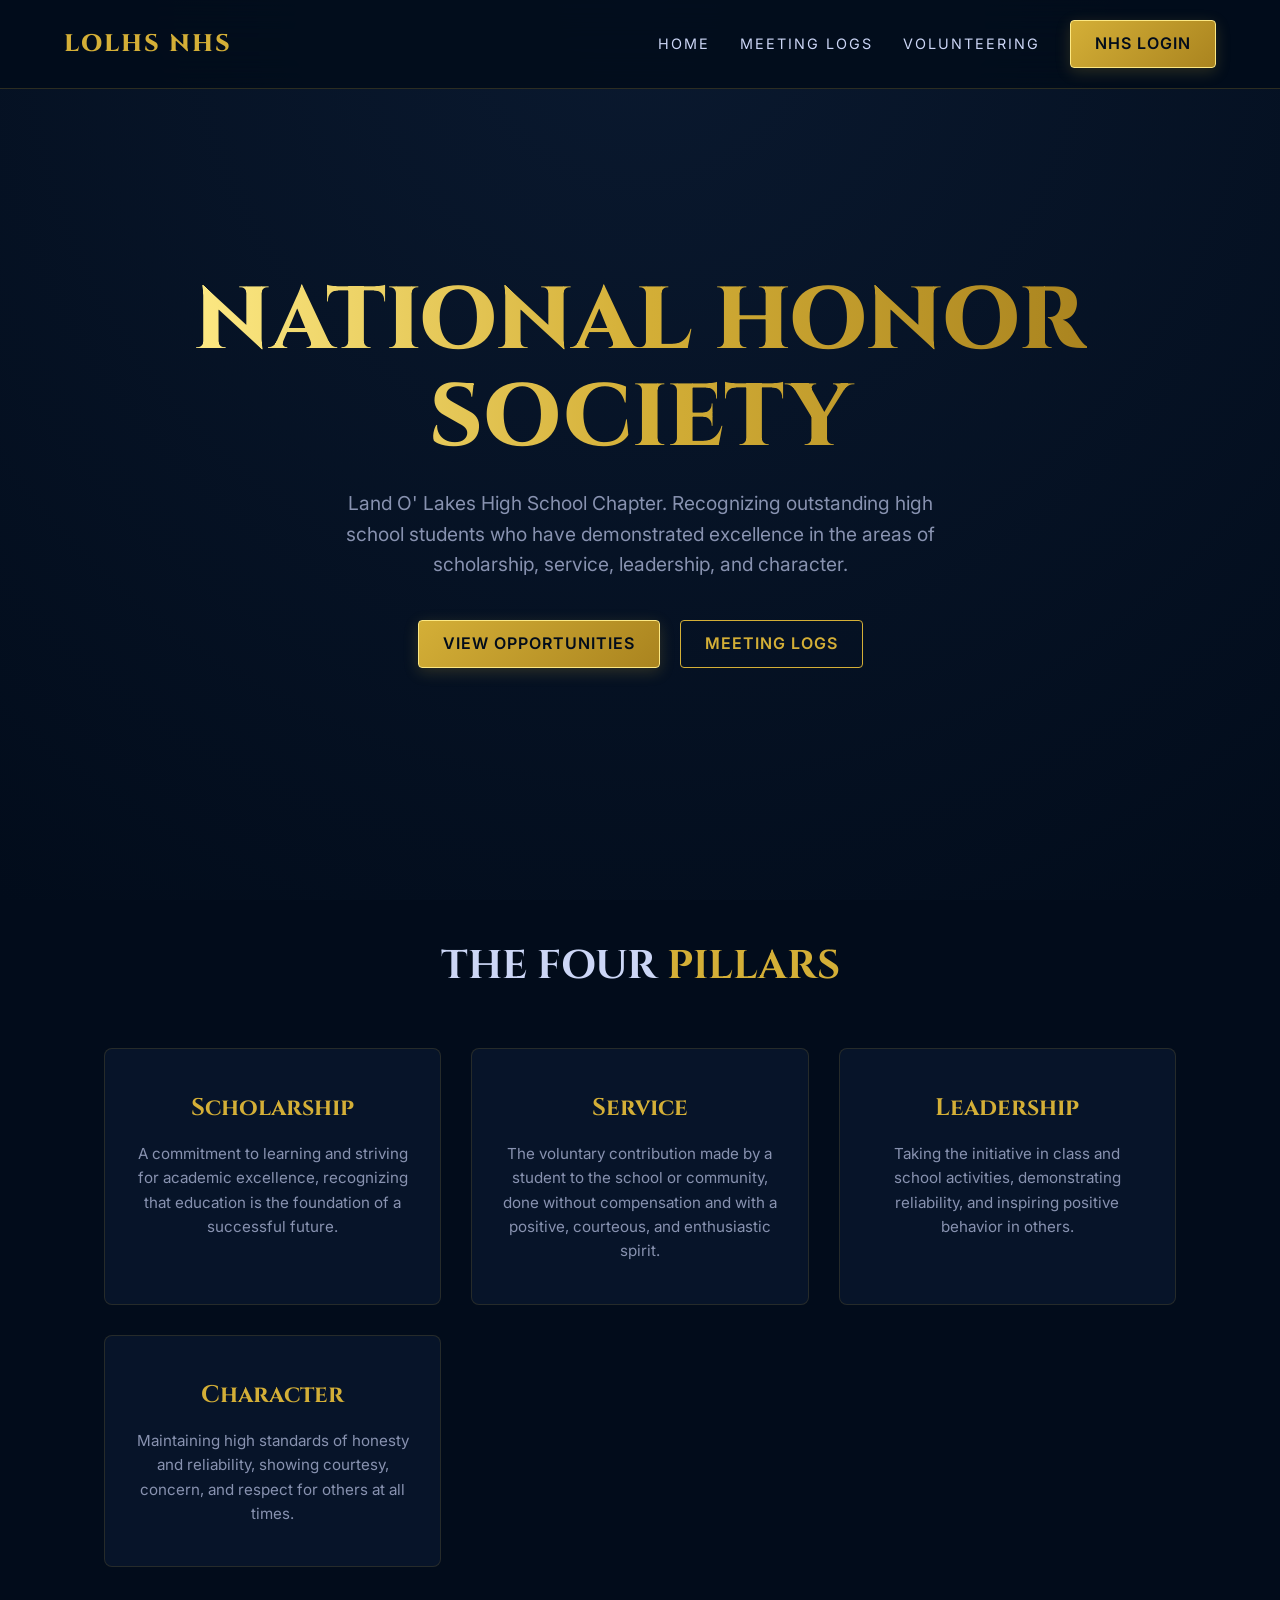
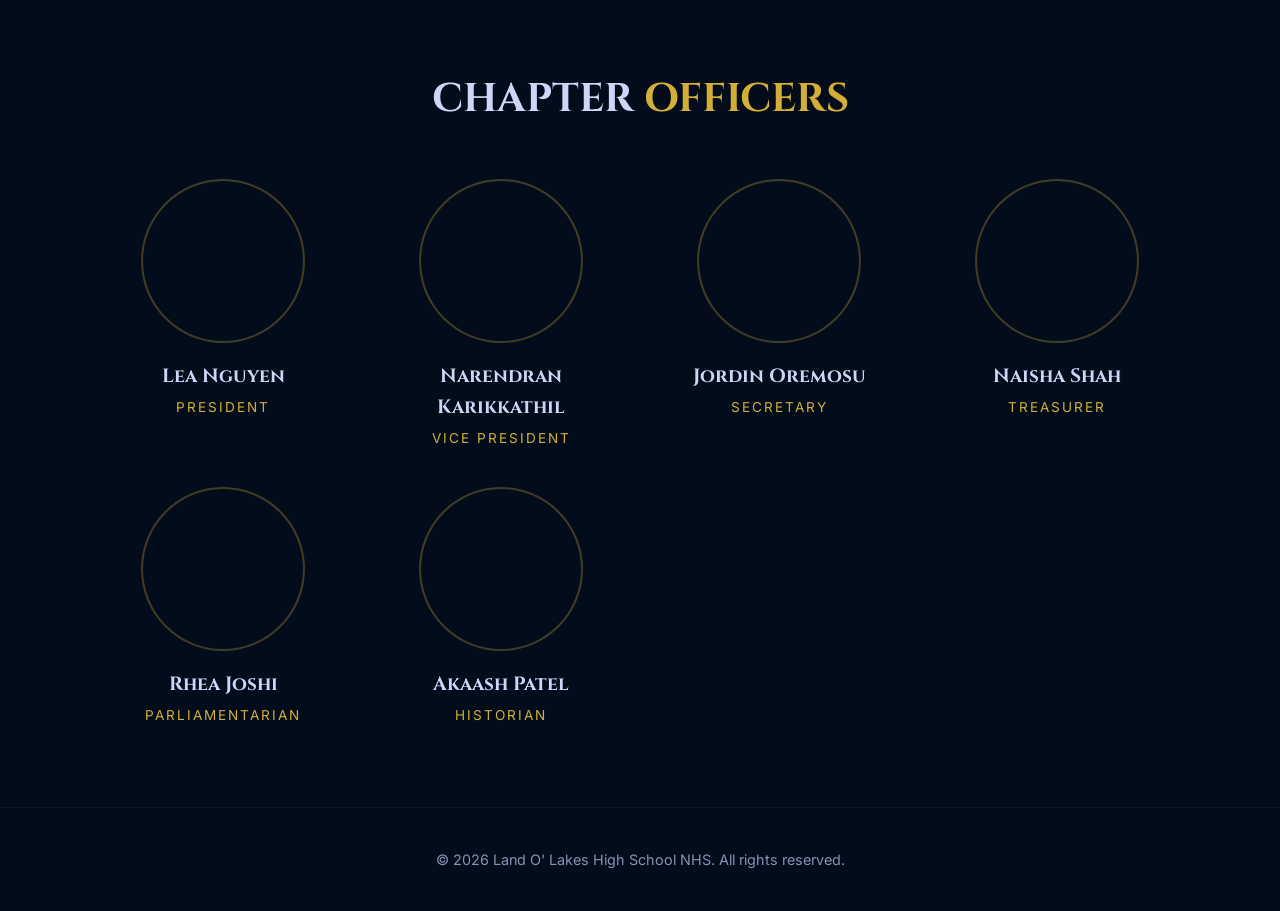
<file: index.html>
<!DOCTYPE html>
<html lang="en">
<head>
    <link rel="icon" type="image/png" href="favicon.png">
    <meta charset="UTF-8">
    <meta name="viewport" content="width=device-width, initial-scale=1.0">
    <title>LOLHS NHS | National Honor Society</title>
    <link rel="stylesheet" href="style.css">
</head>
<body>

    <nav class="prestige-nav">
        <div class="nav-logo">LOLHS NHS</div>
        <div class="nav-links">
            <a href="index.html">Home</a>
            <a href="meetings.html">Meeting Logs</a>
            <a href="events.html">Volunteering</a>
            <a href="https://www.nationalhonorsociety.org/students/student-accounts/" target="_blank" class="btn-gold">NHS Login</a>
        </div>
    </nav>

    <header class="hero">
        <h1 class="fade-up">NATIONAL HONOR<br>SOCIETY</h1>
        <p class="fade-up" style="transition-delay: 0.1s;">Land O' Lakes High School Chapter. Recognizing outstanding high school students who have demonstrated excellence in the areas of scholarship, service, leadership, and character.</p>
        <div class="fade-up" style="transition-delay: 0.2s; display: flex; gap: 20px;">
            <a href="events.html" class="btn-gold">View Opportunities</a>
            <a href="meetings.html" class="btn-outline">Meeting Logs</a>
        </div>
    </header>

    <main class="section-wrapper">
        
        <h2 class="section-title fade-up">THE FOUR <span>PILLARS</span></h2>
        
        <div class="pillars-grid">
            <div class="pillar-card fade-up">
                <h3>Scholarship</h3>
                <p>A commitment to learning and striving for academic excellence, recognizing that education is the foundation of a successful future.</p>
            </div>
            <div class="pillar-card fade-up" style="transition-delay: 0.1s;">
                <h3>Service</h3>
                <p>The voluntary contribution made by a student to the school or community, done without compensation and with a positive, courteous, and enthusiastic spirit.</p>
            </div>
            <div class="pillar-card fade-up" style="transition-delay: 0.2s;">
                <h3>Leadership</h3>
                <p>Taking the initiative in class and school activities, demonstrating reliability, and inspiring positive behavior in others.</p>
            </div>
            <div class="pillar-card fade-up" style="transition-delay: 0.3s;">
                <h3>Character</h3>
                <p>Maintaining high standards of honesty and reliability, showing courtesy, concern, and respect for others at all times.</p>
            </div>
        </div>

    </main>

    <section class="section-wrapper" style="padding-top: 20px;">
        <h2 class="section-title fade-up">CHAPTER <span>OFFICERS</span></h2>
        <div class="officer-grid">
            <div class="officer-card fade-up">
                <div class="officer-img" style="background-image: url('https://i.postimg.cc/bwFHNzS2/f545198b-8cf6-4904-a535-be2921567210.png');"></div>
                <h3>Lea Nguyen</h3>
                <p>President</p>
            </div>
            <div class="officer-card fade-up" style="transition-delay: 0.1s;">
                <div class="officer-img" style="background-image: url('https://i.postimg.cc/PJPdHzgS/32671979-28aa-4b53-8c43-91d3067b9c12.png');"></div>
                <h3>Narendran Karikkathil</h3>
                <p>Vice President</p>
            </div>
            <div class="officer-card fade-up" style="transition-delay: 0.2s;">
                <div class="officer-img" style="background-image: url('https://i.postimg.cc/9fb2qnV7/image.png');"></div>
                <h3>Jordin Oremosu</h3>
                <p>Secretary</p>
            </div>
            <div class="officer-card fade-up" style="transition-delay: 0.3s;">
                <div class="officer-img" style="background-image: url('https://i.postimg.cc/wTdBd0tW/IMG-4688.jpg');"></div>
                <h3>Naisha Shah</h3>
                <p>Treasurer</p>
            </div>
            <div class="officer-card fade-up" style="transition-delay: 0.3s;">
                <div class="officer-img" style="background-image: url('https://i.postimg.cc/wTdBd0tW/IMG-4688.jpg');"></div>
                <h3>Rhea Joshi</h3>
                <p>Parliamentarian</p>
            </div>
            <div class="officer-card fade-up" style="transition-delay: 0.3s;">
                <div class="officer-img" style="background-image: url('https://i.postimg.cc/J4VFMQCc/897F4CBA-9DC3-407C-942C-AFEB61C615FD.png');"></div>
                <h3>Akaash Patel</h3>
                <p>Historian</p>
            </div>
        </div>
    </section>

    <footer style="text-align: center; padding: 40px; color: #8892b0; font-size: 0.9rem; border-top: 1px solid rgba(255,255,255,0.05);">
        &copy; 2026 Land O' Lakes High School NHS. All rights reserved.
    </footer>

    <script src="script.js"></script>
</body>
</html>
</file>
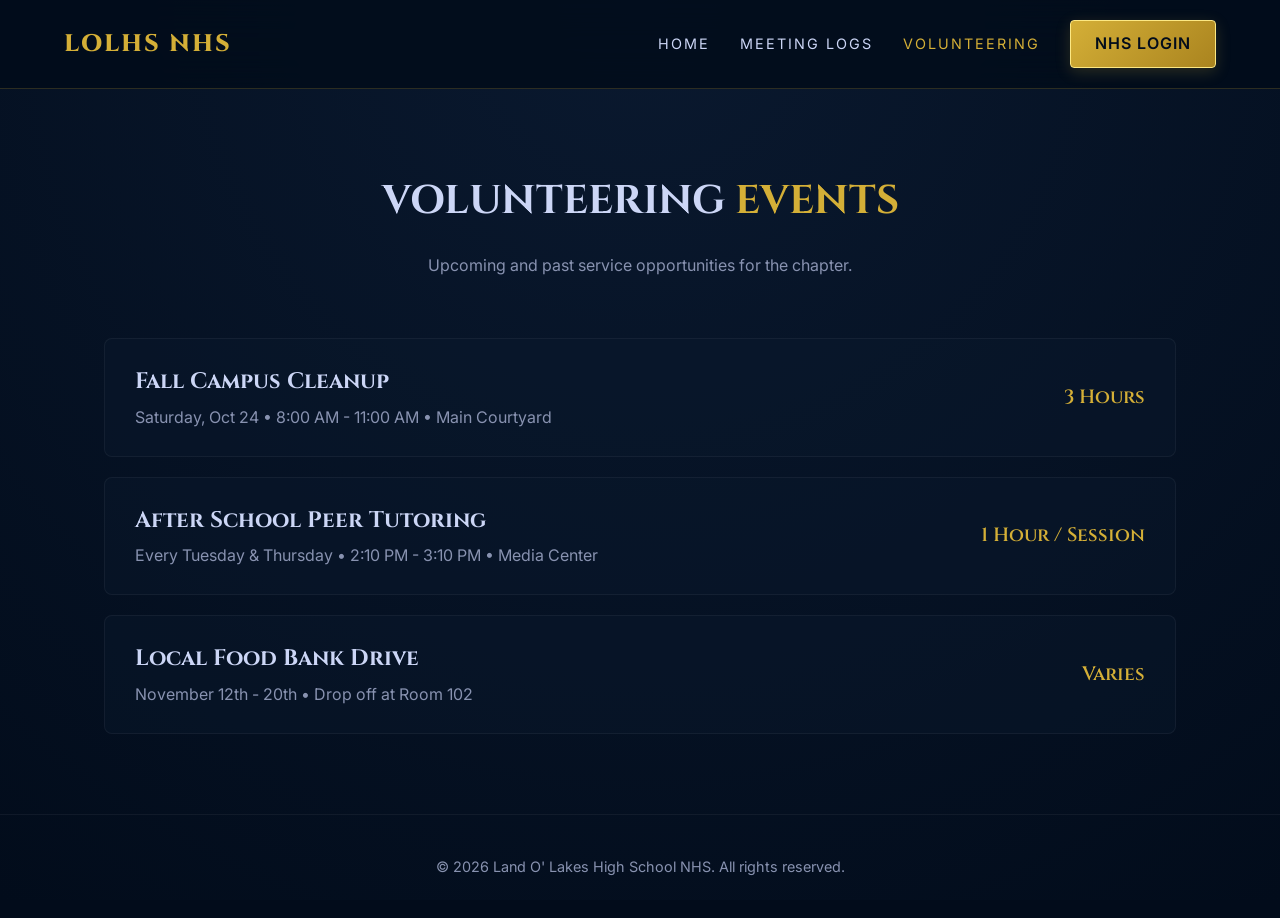
<file: events.html>
<!DOCTYPE html>
<html lang="en">
<head>
    <link rel="icon" type="image/png" href="favicon.png">
    <meta charset="UTF-8">
    <meta name="viewport" content="width=device-width, initial-scale=1.0">
    <title>Volunteering | LOLHS NHS</title>
    <link rel="stylesheet" href="style.css">
</head>
<body>

    <nav class="prestige-nav">
        <div class="nav-logo">LOLHS NHS</div>
        <div class="nav-links">
            <a href="index.html">Home</a>
            <a href="meetings.html">Meeting Logs</a>
            <a href="events.html" style="color: #d4af37;">Volunteering</a>
            <a href="https://www.nationalhonorsociety.org/login" target="_blank" class="btn-gold">NHS Login</a>
        </div>
    </nav>

    <main class="section-wrapper">
        <h2 class="section-title fade-up">VOLUNTEERING <span>EVENTS</span></h2>
        <p style="text-align: center; color: #8892b0; margin-top: -30px; margin-bottom: 60px;" class="fade-up">Upcoming and past service opportunities for the chapter.</p>

        <div class="event-list">
            
            <div class="event-row fade-up">
                <div class="event-info">
                    <h4>Fall Campus Cleanup</h4>
                    <p>Saturday, Oct 24 • 8:00 AM - 11:00 AM • Main Courtyard</p>
                </div>
                <div class="event-hours">3 Hours</div>
            </div>

            <div class="event-row fade-up">
                <div class="event-info">
                    <h4>After School Peer Tutoring</h4>
                    <p>Every Tuesday & Thursday • 2:10 PM - 3:10 PM • Media Center</p>
                </div>
                <div class="event-hours">1 Hour / Session</div>
            </div>

            <div class="event-row fade-up">
                <div class="event-info">
                    <h4>Local Food Bank Drive</h4>
                    <p>November 12th - 20th • Drop off at Room 102</p>
                </div>
                <div class="event-hours">Varies</div>
            </div>

        </div>
    </main>

    <footer style="text-align: center; padding: 40px; color: #8892b0; font-size: 0.9rem; border-top: 1px solid rgba(255,255,255,0.05);">
        &copy; 2026 Land O' Lakes High School NHS. All rights reserved.
    </footer>

    <script src="script.js"></script>
</body>
</html>
</file>
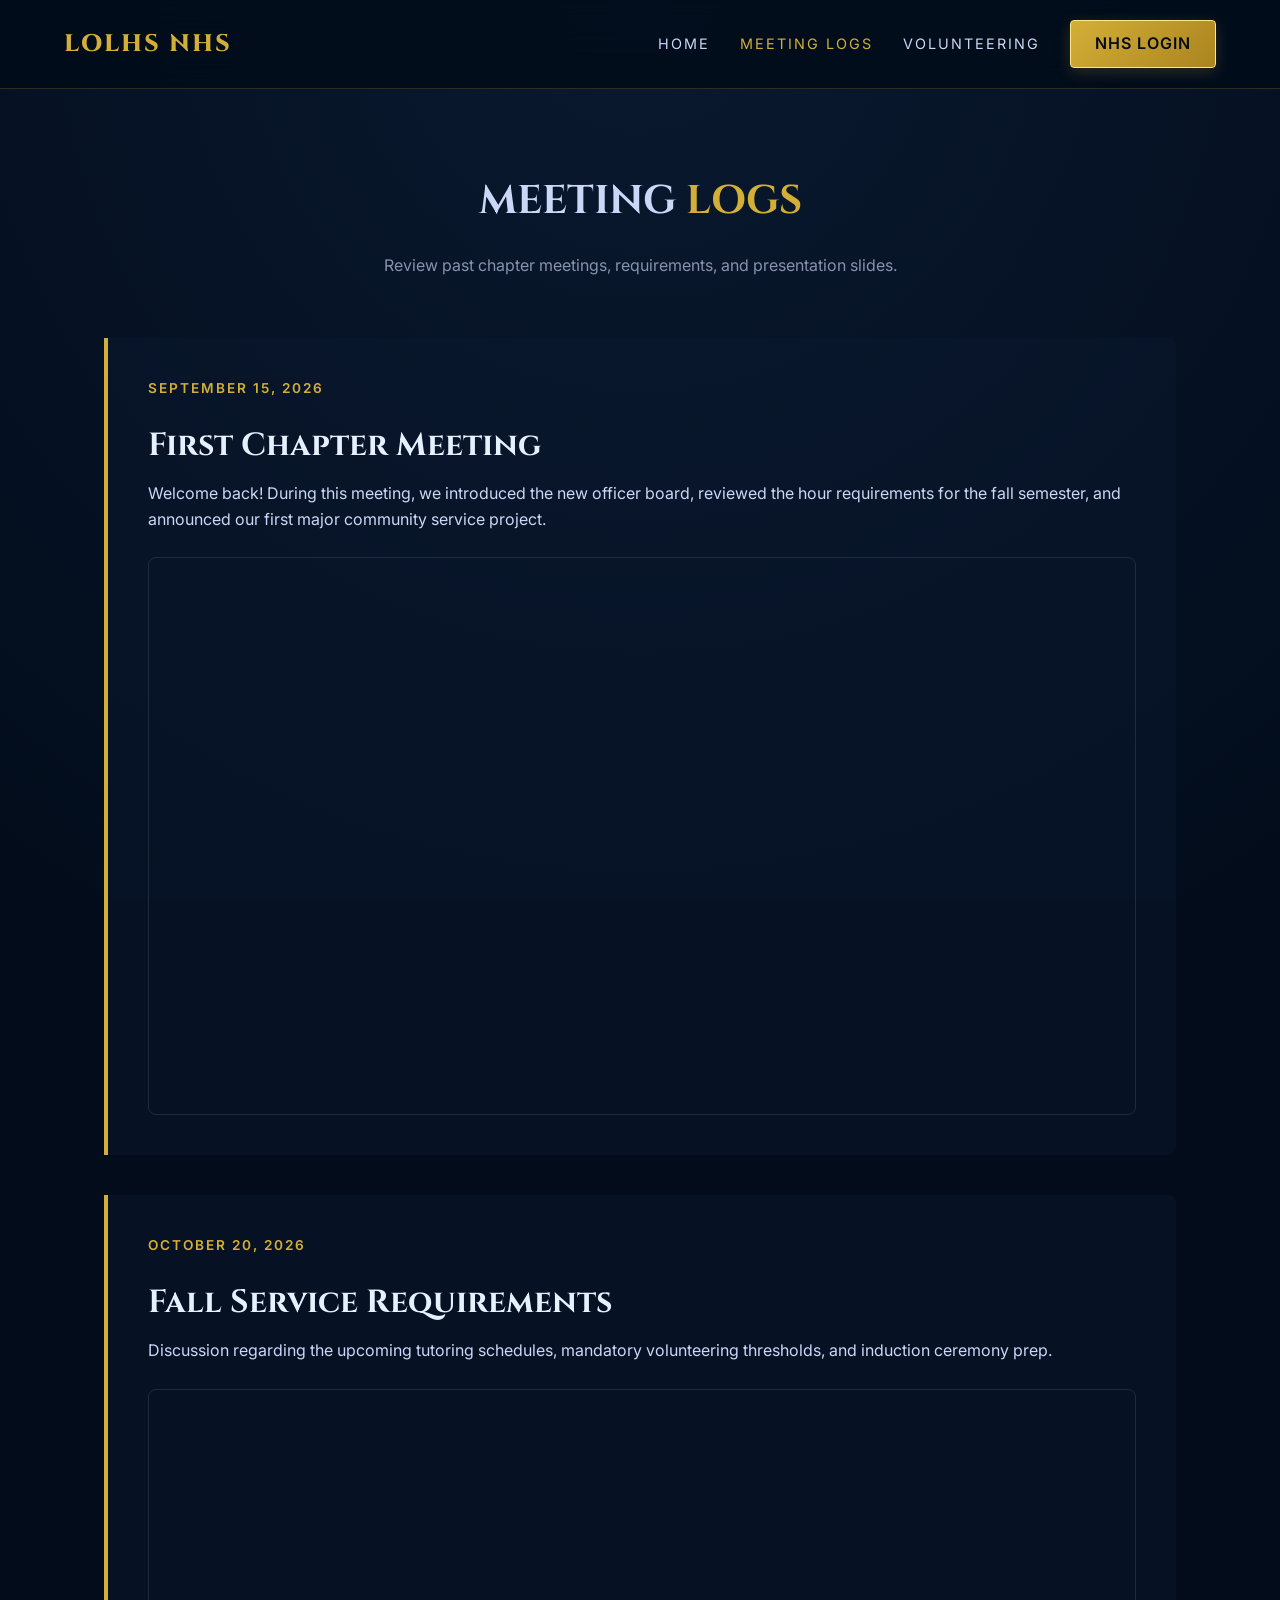
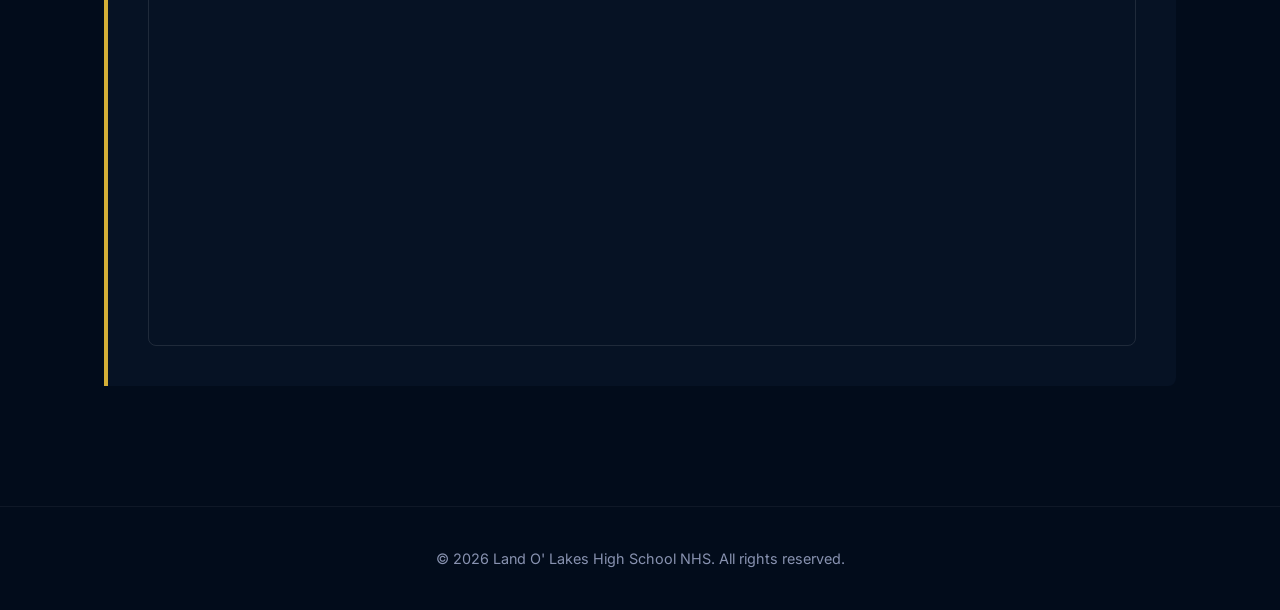
<file: meetings.html>
<!DOCTYPE html>
<html lang="en">
<head>
    <link rel="icon" type="image/png" href="favicon.png">
    <meta charset="UTF-8">
    <meta name="viewport" content="width=device-width, initial-scale=1.0">
    <title>Meeting Logs | LOLHS NHS</title>
    <link rel="stylesheet" href="style.css">
</head>
<body>

    <nav class="prestige-nav">
        <div class="nav-logo">LOLHS NHS</div>
        <div class="nav-links">
            <a href="index.html">Home</a>
            <a href="meetings.html" style="color: #d4af37;">Meeting Logs</a>
            <a href="events.html">Volunteering</a>
            <a href="https://www.nationalhonorsociety.org/login" target="_blank" class="btn-gold">NHS Login</a>
        </div>
    </nav>

    <main class="section-wrapper">
        <h2 class="section-title fade-up">MEETING <span>LOGS</span></h2>
        <p style="text-align: center; color: #8892b0; margin-top: -30px; margin-bottom: 60px;" class="fade-up">Review past chapter meetings, requirements, and presentation slides.</p>

        <div class="log-card fade-up">
            <span class="date">September 15, 2026</span>
            <h3>First Chapter Meeting</h3>
            <p style="color: #ccd6f6;">Welcome back! During this meeting, we introduced the new officer board, reviewed the hour requirements for the fall semester, and announced our first major community service project.</p>
            
            <div class="embed-container">
                <iframe loading="lazy" src="https://www.canva.com/design/DAHOMjHlnxo/EkFaj3ijOLuslB8XynIH-Q/view?embed" allowfullscreen="allowfullscreen" allow="fullscreen"></iframe>
            </div>
        </div>

        <div class="log-card fade-up">
            <span class="date">October 20, 2026</span>
            <h3>Fall Service Requirements</h3>
            <p style="color: #ccd6f6;">Discussion regarding the upcoming tutoring schedules, mandatory volunteering thresholds, and induction ceremony prep.</p>
            <div class="embed-container">
                <iframe loading="lazy" src="about:blank"></iframe>
            </div>
        </div>

    </main>

    <footer style="text-align: center; padding: 40px; color: #8892b0; font-size: 0.9rem; border-top: 1px solid rgba(255,255,255,0.05);">
        &copy; 2026 Land O' Lakes High School NHS. All rights reserved.
    </footer>

    <script src="script.js"></script>
</body>
</html>
</file>
<file: style.css>
@import url('https://fonts.googleapis.com/css2?family=Cinzel:wght@400;600;800&family=Inter:wght@300;400;600&display=swap');

* { margin: 0; padding: 0; box-sizing: border-box; }

body {
    background-color: #020c1b; /* Ultra-deep Navy */
    color: #e6f1ff;
    font-family: 'Inter', sans-serif;
    line-height: 1.6;
    overflow-x: hidden;
    background-image: radial-gradient(circle at 50% 0%, #0a192f 0%, #020c1b 100%);
    background-attachment: fixed;
}

/* --- ELEGANT NAV --- */
.prestige-nav {
    position: sticky; top: 0; width: 100%;
    background: rgba(2, 12, 27, 0.85);
    backdrop-filter: blur(20px); -webkit-backdrop-filter: blur(20px);
    border-bottom: 1px solid rgba(212, 175, 55, 0.2);
    display: flex; justify-content: space-between; align-items: center;
    padding: 20px 5%; z-index: 1000;
}
.nav-logo { font-family: 'Cinzel', serif; font-weight: 800; font-size: 1.5rem; color: #d4af37; letter-spacing: 2px; }
.nav-links { display: flex; gap: 30px; align-items: center; }
.nav-links a:not(.btn-gold) { 
    color: #ccd6f6; text-decoration: none; font-size: 0.9rem; 
    text-transform: uppercase; letter-spacing: 2px; transition: 0.3s; 
}
.nav-links a:not(.btn-gold):hover { color: #d4af37; }

/* --- GOLD BUTTONS --- */
.btn-gold {
    background: linear-gradient(135deg, #d4af37 0%, #aa841f 100%);
    color: #020c1b !important; padding: 10px 24px; border-radius: 4px;
    font-weight: 600; text-decoration: none; transition: 0.3s;
    text-transform: uppercase; letter-spacing: 1px;
    border: 1px solid #fce883; box-shadow: 0 4px 15px rgba(212, 175, 55, 0.2);
}
.btn-gold:hover { transform: translateY(-2px); box-shadow: 0 8px 25px rgba(212, 175, 55, 0.4); }

.btn-outline {
    background: transparent; color: #d4af37; border: 1px solid #d4af37;
    padding: 10px 24px; border-radius: 4px; font-weight: 600; text-decoration: none;
    text-transform: uppercase; letter-spacing: 1px; transition: 0.3s;
}
.btn-outline:hover { background: rgba(212, 175, 55, 0.1); }

/* --- HERO SECTION --- */
.hero {
    min-height: 85vh; display: flex; flex-direction: column; justify-content: center; align-items: center;
    text-align: center; padding: 0 20px;
}
.hero h1 {
    font-family: 'Cinzel', serif; font-size: clamp(3rem, 7vw, 5.5rem);
    font-weight: 800; line-height: 1.1; margin-bottom: 20px;
    background: linear-gradient(to right, #fce883, #d4af37, #aa841f);
    -webkit-background-clip: text; -webkit-text-fill-color: transparent;
}
.hero p { font-size: 1.2rem; color: #8892b0; max-width: 600px; margin-bottom: 40px; }

/* --- THE 4 PILLARS (MASONRY GRID) --- */
.section-wrapper { max-width: 1200px; margin: 0 auto; padding: 80px 5%; }
.section-title {
    font-family: 'Cinzel', serif; font-size: 2.5rem; color: #ccd6f6;
    text-align: center; margin-bottom: 50px;
}
.section-title span { color: #d4af37; }

.pillars-grid { display: grid; grid-template-columns: repeat(auto-fit, minmax(250px, 1fr)); gap: 30px; }
.pillar-card {
    background: rgba(10, 25, 47, 0.7); border: 1px solid rgba(212, 175, 55, 0.15);
    border-radius: 8px; padding: 40px 30px; text-align: center;
    transition: 0.4s ease; position: relative; overflow: hidden;
}
.pillar-card::before {
    content: ''; position: absolute; top: 0; left: 0; width: 100%; height: 2px;
    background: linear-gradient(90deg, transparent, #d4af37, transparent); transform: scaleX(0); transition: 0.4s;
}
.pillar-card:hover { transform: translateY(-10px); background: rgba(10, 25, 47, 0.9); border-color: rgba(212, 175, 55, 0.4); box-shadow: 0 20px 40px rgba(0,0,0,0.5); }
.pillar-card:hover::before { transform: scaleX(1); }
.pillar-card h3 { font-family: 'Cinzel', serif; font-size: 1.5rem; color: #d4af37; margin-bottom: 15px; }
.pillar-card p { color: #8892b0; font-size: 0.95rem; }

/* --- OFFICER SECTION --- */
.officer-grid { display: grid; grid-template-columns: repeat(auto-fit, minmax(200px, 1fr)); gap: 40px; }
.officer-card { text-align: center; }
.officer-img {
    width: 160px; height: 160px; margin: 0 auto 20px auto; border-radius: 50%;
    background-size: cover; background-position: center;
    border: 3px solid transparent; box-shadow: 0 0 0 2px rgba(212, 175, 55, 0.3);
    transition: 0.3s;
}
.officer-card:hover .officer-img { border-color: #d4af37; transform: scale(1.05); box-shadow: 0 10px 25px rgba(212, 175, 55, 0.2); }
.officer-card h3 { font-family: 'Cinzel', serif; color: #ccd6f6; font-size: 1.2rem; margin-bottom: 5px; }
.officer-card p { color: #d4af37; font-size: 0.85rem; text-transform: uppercase; letter-spacing: 2px; }

/* --- MEETINGS & LOGS (TABS) --- */
.log-card {
    background: rgba(10, 25, 47, 0.5); border-left: 4px solid #d4af37;
    padding: 40px; margin-bottom: 40px; border-radius: 0 8px 8px 0;
}
.log-card h3 { font-family: 'Cinzel', serif; font-size: 2rem; color: #e6f1ff; margin-bottom: 10px; }
.log-card .date { color: #d4af37; font-weight: 600; text-transform: uppercase; letter-spacing: 2px; margin-bottom: 20px; display: block; font-size: 0.85rem; }
.embed-container { position: relative; width: 100%; padding-bottom: 56.25%; height: 0; overflow: hidden; border-radius: 8px; margin-top: 25px; border: 1px solid rgba(255,255,255,0.1); }
.embed-container iframe { position: absolute; top: 0; left: 0; width: 100%; height: 100%; border: none; }

/* --- VOLUNTEERING EVENTS --- */
.event-list { display: flex; flex-direction: column; gap: 20px; }
.event-row {
    display: flex; justify-content: space-between; align-items: center;
    background: rgba(10, 25, 47, 0.4); padding: 25px 30px; border-radius: 8px;
    border: 1px solid rgba(255,255,255,0.05); transition: 0.3s;
}
.event-row:hover { background: rgba(10, 25, 47, 0.8); border-color: rgba(212, 175, 55, 0.3); transform: translateX(10px); }
.event-info h4 { font-family: 'Cinzel', serif; font-size: 1.4rem; color: #ccd6f6; }
.event-info p { color: #8892b0; margin-top: 5px; }
.event-hours { font-size: 1.2rem; color: #d4af37; font-weight: 600; font-family: 'Cinzel', serif; }

/* --- ANIMATIONS --- */
.fade-up { opacity: 0; transform: translateY(30px); transition: 0.8s cubic-bezier(0.2, 0.8, 0.2, 1); }
.fade-up.active { opacity: 1; transform: translateY(0); }

/* --- MOBILE --- */
@media (max-width: 800px) {
    .prestige-nav { flex-direction: column; padding: 15px 10px 10px 10px; gap: 15px; }
    .nav-links { 
        width: 100%; overflow-x: auto; padding-bottom: 5px; gap: 20px; 
        -ms-overflow-style: none; scrollbar-width: none; 
    }
    .nav-links::-webkit-scrollbar { display: none; }
    .nav-links a:not(.btn-gold) { white-space: nowrap; font-size: 0.8rem; }
    .btn-gold { white-space: nowrap; padding: 8px 16px; font-size: 0.8rem; }
    .event-row { flex-direction: column; align-items: flex-start; gap: 15px; }
    .log-card { padding: 25px; }
}
</file>
